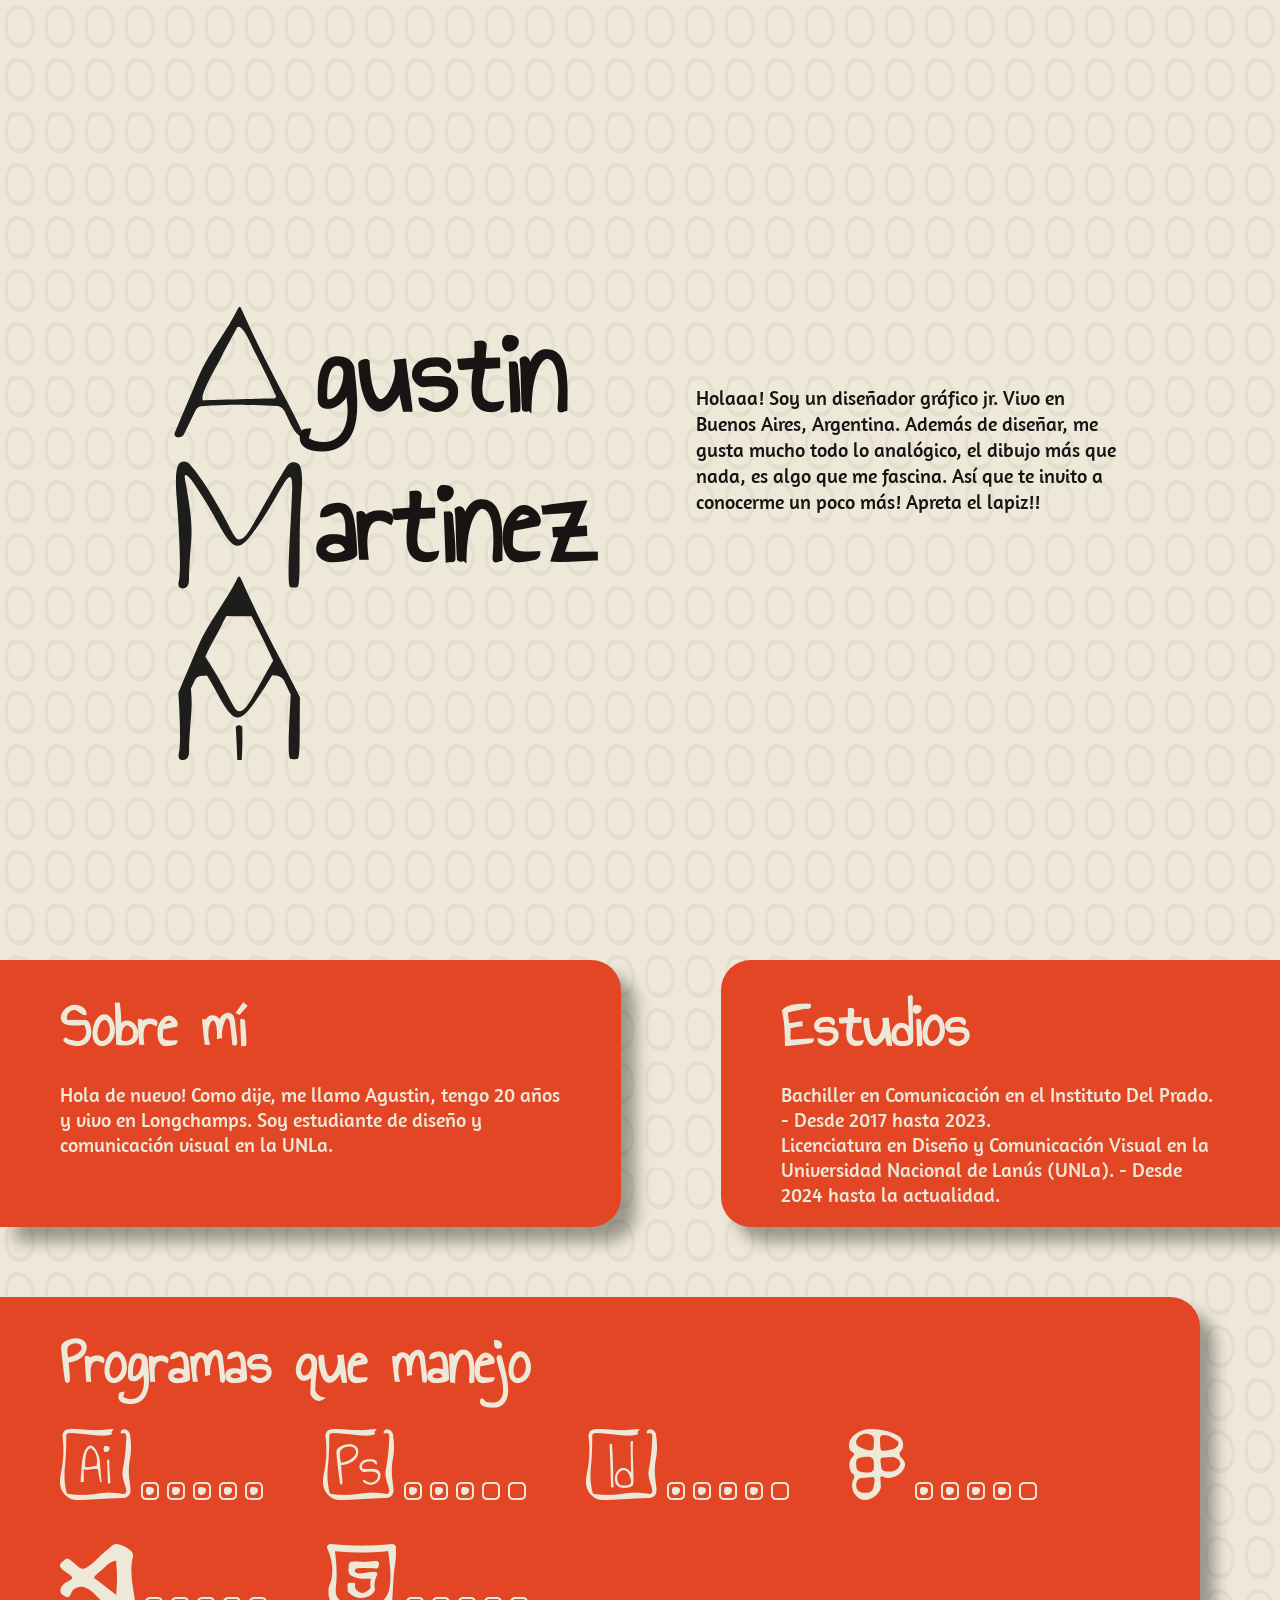
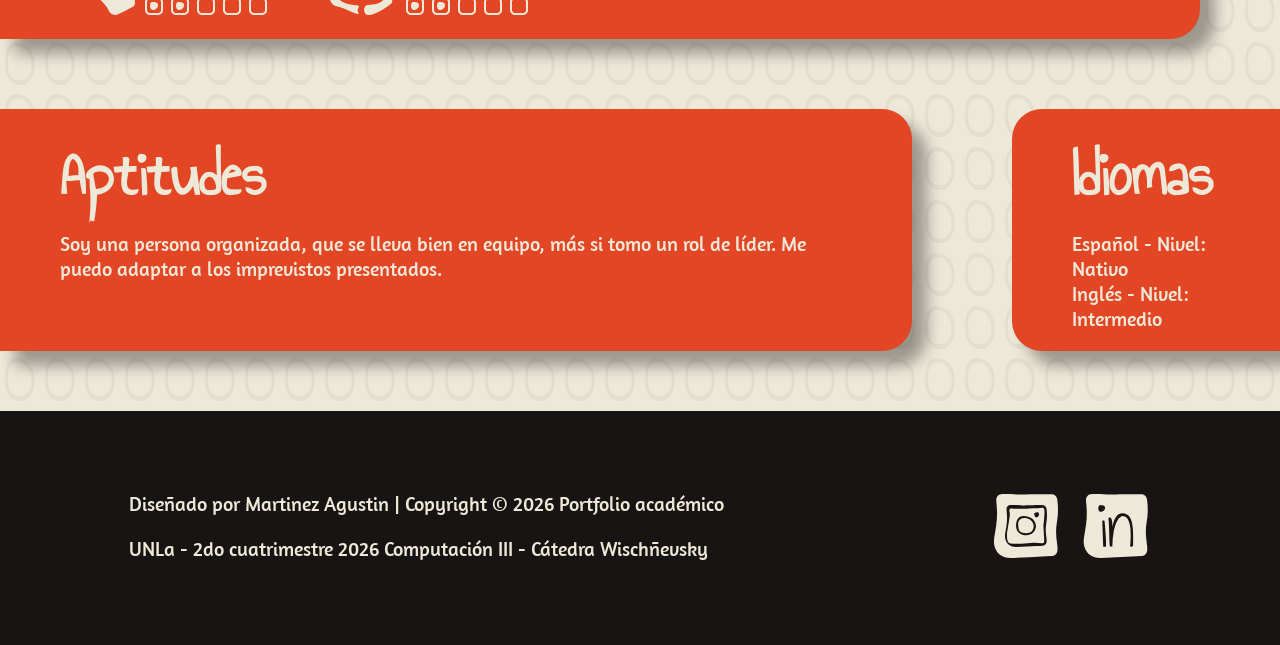
<file: index.html>
<!DOCTYPE html>
<html>
    <head>
        <meta charset="utf-8"/>
        <meta name="viewport" content="width=device-width, initial-scale=1, viewport-fit=cover">
        <meta name="theme-color" content="#E34625">
        <title>Martinez Agustin</title>
        <link rel="stylesheet" href="estilo.css">
        <link rel="icon" type="image/x-icon" href="img/img-favicon.png">
    </head>
    <body>
        <input class="activar" type="checkbox" id="activar">
        <header>
            <nav class="menu">
                <a href="index.html"> 
                    <img src="img/iconos-11.svg" width="70" height="70" alt="logo"></img>
                </a>
                <ul class="lista-menu">
                    <li class="item-contacto">
                        <a class="boton-nav" href="paginas/contacto.html" aria-label="contacto">
                            <img class="icono-normal" src="img/iconos-12.svg" width="50" height="50" alt="">
                            <img class="icono-hover" src="img/iconos-15.svg" width="50" height="50" alt="">
                            <span>Contacto</span>
                        </a>
                    </li>
                    <li class="item-hobbies">
                        <a class="boton-nav" href="paginas/hobbies.html" aria-label="hobbies">
                            <img class="icono-normal" src="img/iconos-13.svg" width="50" height="50" alt="">
                            <img class="icono-hover" src="img/iconos-16.svg" width="50" height="50" alt="">
                            <span>Hobbies</span>
                        </a>
                    </li>
                    <li class="item-trabajos">
                        <a class="boton-nav" href="paginas/trabajos.html" aria-label="trabajos">
                            <img class="icono-normal" src="img/iconos-14.svg" width="50" height="50" alt="">
                            <img class="icono-hover" src="img/iconos-17.svg" width="50" height="50" alt="">
                            <span>Trabajos</span>
                        </a>
                    </li>
                </ul>
            </nav>
        </header>
        <main>
            <!-- PORTADA -->
            <section class="portada">
                <h1 class="nombres">
                    <span class="linea-a">
                        <img class="letra-a" src="img/iniciales-19.svg" width="150" height="150" alt="A">gustin
                    </span>
                    <span class="linea-m">
                        <img class="letra-m" src="img/iniciales-18.svg" width="150" height="150" alt="M">artinez
                    </span>
                    <label class="lapiz" for="activar">
                        <img src="img/lapiz.svg" width="150" height="185" alt="Lápiz: hacé clic para entrar">
                    </label>
                    <img class="logo-portada" src="img/iconos-11.svg" width="201" height="201" alt="">
                </h1>
                <p class="saludo">Holaaa! Soy un diseñador gráfico jr. Vivo en Buenos Aires, Argentina. Además de diseñar, me gusta mucho todo lo analógico, el dibujo más que nada, es algo que me fascina. Así que te invito a conocerme un poco más! Apreta el lapiz!!</p>
                <a class="titulo-portfolio" href="#curriculum">
                    Portfolio
                    <span class="flecha">↓</span>
                </a>
            </section>
            <section class="curriculum" id="curriculum">
                <section class="cv-arriba">
                    <article class="sobre-mi">
                        <h2>Sobre mí</h2>
                        <p>Hola de nuevo! Como dije, me llamo Agustin, tengo 20 años y vivo en Longchamps.
                        Soy estudiante de diseño y comunicación visual en la UNLa. </p>
                    </article>
                    <article class="estudios">
                        <h2>Estudios</h2>
                        <ul class="instituciones">
                            <li class="colegio-secundario">
                                <p>Bachiller en Comunicación en el Instituto Del Prado. - Desde 2017 hasta 2023.</p>
                            </li>
                            <li class="universidad">
                                <p> Licenciatura en Diseño y Comunicación Visual en la Universidad Nacional de Lanús (UNLa). - Desde 2024 hasta la actualidad.</p>
                            </li>
                        </ul>
                    </article>
                </section>
                <article class="programas">
                    <h2>Programas que manejo</h2>
                    <ul class="habilidad">
                        <li class="illustrator">
                            <img src="img/illustrator.png" width="203" height="71" alt="habilidad-illustrator"></img>
                        </li>
                        <li class="photoshop">
                            <img src="img/photoshop.png" width="203" height="71" alt="habilidad-photoshop"></img>
                        </li>
                        <li class="indesing">
                            <img src="img/indesing.png" width="203" height="71" alt="habilidad-indesign"></img>
                        </li>
                        <li class="figma">
                            <img src="img/figma.png" width="188" height="71" alt="habilidad-figma"></img>
                        </li>
                        <li class="visual">
                            <img src="img/visual.png" width="207" height="71" alt="habilidad-visual"></img>
                        </li>
                        <li class="html5">
                            <img src="img/html5.png" width="201" height="71" alt="habilidad-html5"></img>
                        </li>
                    </ul>
                </article>
                <section class="cv-abajo">
                    <article class="aptitudes">
                        <h2>Aptitudes</h2>
                        <p>Soy una persona organizada, que se lleva bien en equipo, más si tomo un rol de líder. Me puedo adaptar a los imprevistos presentados. </p>
                    </article>
                    <article class="idiomas">
                        <h2>Idiomas</h2>
                        <ul class="lengua">
                            <li class="español">
                                <p>Español - Nivel: Nativo</p>
                            </li>
                            <li class="ingles">
                                <p>Inglés - Nivel: Intermedio</p>
                            </li>
                        </ul>
                    </article>
                </section>
            </section>
        </main>
        <footer class="copyright">
            <ul class="texto">
                <li class="identidad">
                    <p>Diseñado por Martinez Agustin | Copyright © 2026
                        Portfolio académico</p>
                </li>
                <li class="materia">
                    <p>UNLa - 2do cuatrimestre 2026
                        Computación III - Cátedra Wischñevsky</p>
                </li>
            </ul>
            <ul class="redes">
                <li class="instagram">
                    <a href="https://www.instagram.com/_tinezzz_/?hl=es" target="_blank"> 
                        <img src="img/redes-20.svg" width="70" height="70" alt="logo-instagram"></img>
                    </a>
                </li>
                <li class="linkeding">
                    <a href="">
                        <img src="img/redes-21.svg" width="70" height="70" alt="logo-linkedin"></img>
                    </a>
                </li>
            </ul>
        </footer>
    </body>
</html>
</file>
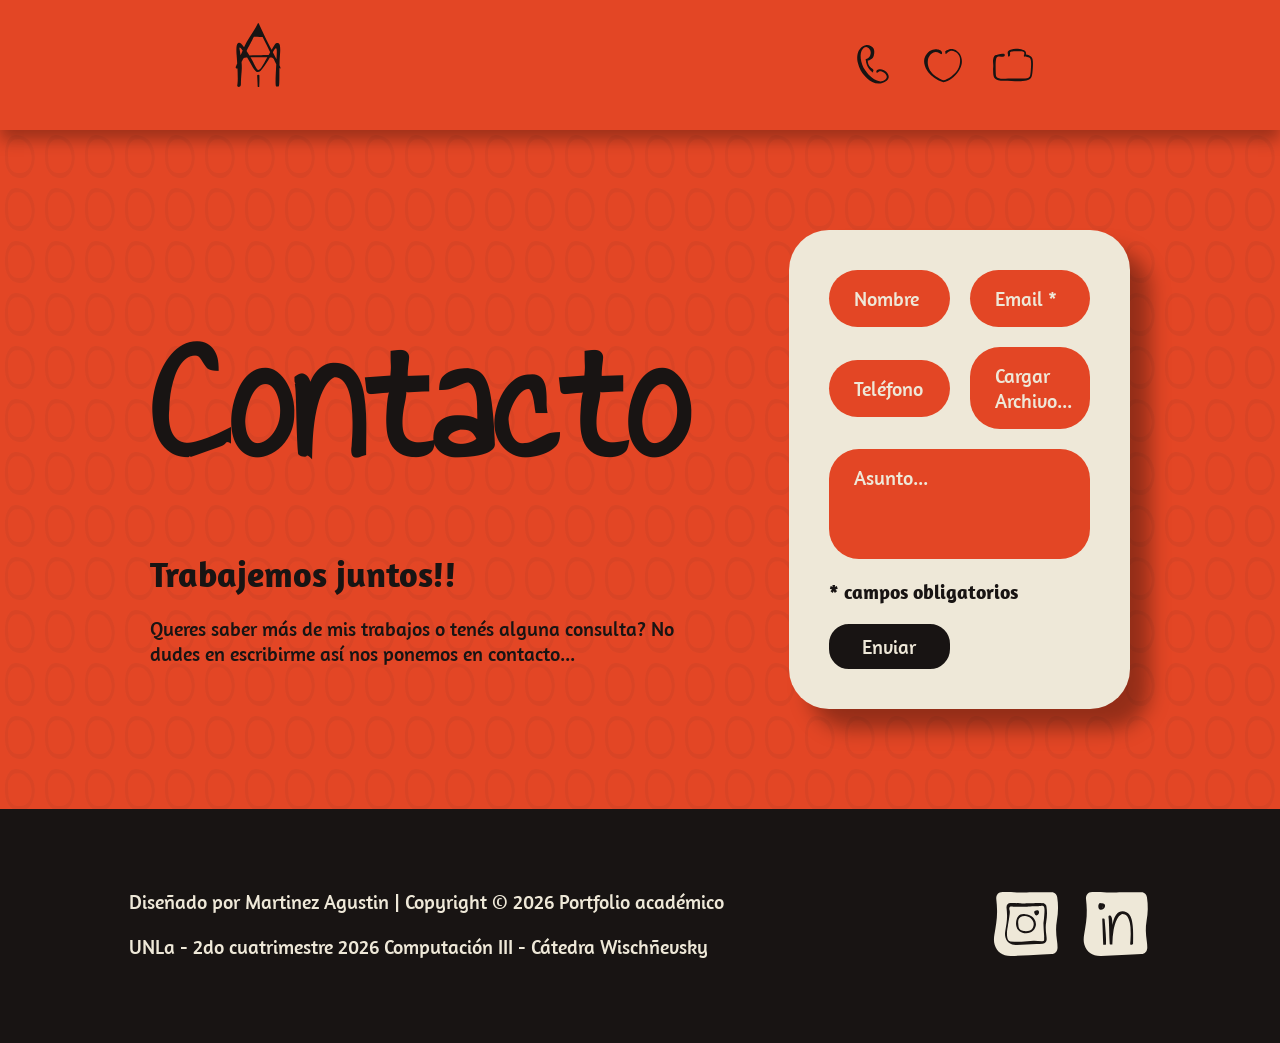
<file: paginas/contacto.html>
<!DOCTYPE html>
<html>
    <head>
        <meta charset="utf-8"/>
        <meta name="viewport" content="width=device-width, initial-scale=1, viewport-fit=cover">
        <meta name="theme-color" content="#E34625">
        <title>Contacto - Martinez Agustin </title>
        <link rel="stylesheet" href="../estilo.css">
        <link rel="icon" type="image/x-icon" href="../img/img-favicon.png">
    </head>
    <body>
        <header>
            <nav class="menu">
                <a href="../index.html"> 
                    <img src="../img/iconos-11.svg" width="70" height="70" alt="logo"></img>
                </a>
                <ul class="lista-menu">
                    <li class="item-contacto">
                        <a class="boton-nav" href="../paginas/contacto.html" aria-label="contacto">
                            <img class="icono-normal" src="../img/iconos-12.svg" width="50" height="50" alt="">
                            <img class="icono-hover" src="../img/iconos-15.svg" width="50" height="50" alt="">
                            <span>Contacto</span>
                        </a>
                    </li>
                    <li class="item-hobbies">
                        <a class="boton-nav" href="../paginas/hobbies.html" aria-label="hobbies">
                            <img class="icono-normal" src="../img/iconos-13.svg" width="50" height="50" alt="">
                            <img class="icono-hover" src="../img/iconos-16.svg" width="50" height="50" alt="">
                            <span>Hobbies</span>
                        </a>
                    </li>
                    <li class="item-trabajos">
                        <a class="boton-nav" href="../paginas/trabajos.html" aria-label="trabajos">
                            <img class="icono-normal" src="../img/iconos-14.svg" width="50" height="50" alt="">
                            <img class="icono-hover" src="../img/iconos-17.svg" width="50" height="50" alt="">
                            <span>Trabajos</span>
                        </a>
                    </li>
                </ul>
            </nav>
        </header>
        <main class="main-contacto">
            <section class="titular-contacto">
                <h1 class="contacto">Contacto</h1>
                <p class="bajada-contacto">Trabajemos juntos!!</p>
                <p class="texto-contacto">Queres saber más de mis trabajos o tenés alguna consulta?
                No dudes en escribirme así nos ponemos en contacto...</p>
            </section>
            <form class="formulario" action="#" method="post">
                <input class="campo" type="text" name="nombre" placeholder="Nombre y Apellido *" required>
                <input class="campo" type="email" name="email" placeholder="Email *" required>
                <input class="campo" type="tel" name="numero" placeholder="Teléfono *" required>
                <label class="campo campo-archivo">
                    Cargar Archivo...
                    <input type="file" name="archivo">
                </label>
                <textarea class="campo campo-asunto" name="asunto" placeholder="Asunto..."></textarea>
                <p class="campo-obligatorio">* campos obligatorios</p>
                <button class="boton-enviar" type="submit">Enviar</button>
            </form>
        </main>
        <footer class="copyright">
            <ul class="texto">
                <li class="identidad">
                    <p>Diseñado por Martinez Agustin | Copyright © 2026
                        Portfolio académico</p>
                </li>
                <li class="materia">
                    <p>UNLa - 2do cuatrimestre 2026
                        Computación III - Cátedra Wischñevsky</p>
                </li>
            </ul>
            <ul class="redes">
                <li class="instagram">
                    <a href="https://www.instagram.com/_tinezzz_/?hl=es" target="_blank"> 
                        <img src="../img/redes-20.svg" width="70" height="70" alt="logo-instagram"></img>
                    </a>
                </li>
                <li class="linkeding">
                    <a href="">
                        <img src="../img/redes-21.svg" width="70" height="70" alt="logo-linkeding"></img>
                    </a>
                </li>
            </ul>
        </footer>
    </body>
</html>
</file>
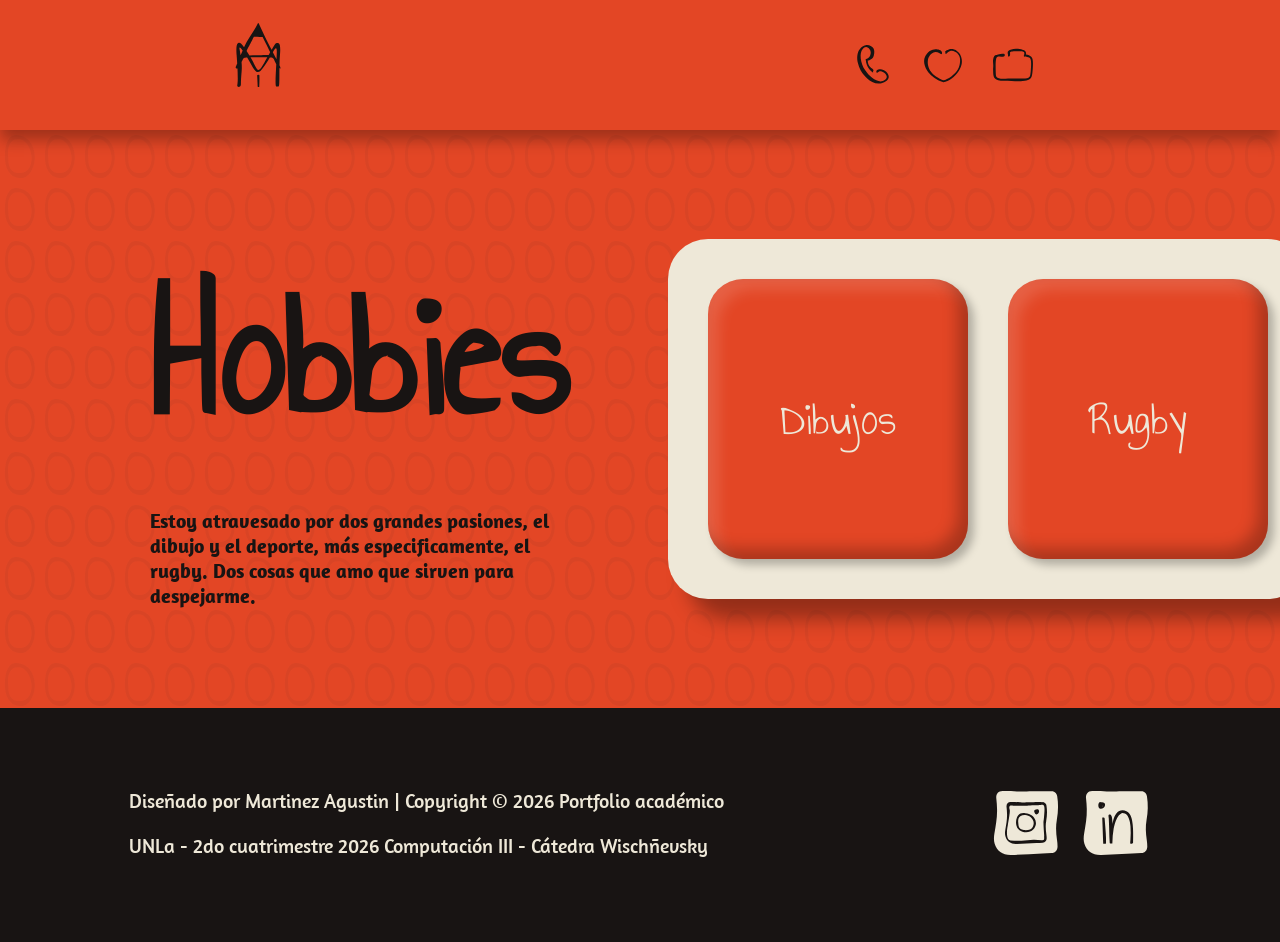
<file: paginas/hobbies.html>
<!DOCTYPE html>
<html>
    <head>
        <meta charset="utf-8"/>
        <meta name="viewport" content="width=device-width, initial-scale=1, viewport-fit=cover">
        <meta name="theme-color" content="#E34625">
        <title>Hobbies - Martinez Agustin </title>
        <link rel="stylesheet" href="../estilo.css">
        <link rel="icon" type="image/x-icon" href="../img/img-favicon.png">
    </head>
    <body>
        <header>
            <nav class="menu">
                <a href="../index.html"> 
                    <img src="../img/iconos-11.svg" width="70" height="70" alt="logo"></img>
                </a>
                <ul class="lista-menu">
                    <li class="item-contacto">
                        <a class="boton-nav" href="../paginas/contacto.html" aria-label="contacto">
                            <img class="icono-normal" src="../img/iconos-12.svg" width="50" height="50" alt="">
                            <img class="icono-hover" src="../img/iconos-15.svg" width="50" height="50" alt="">
                            <span>Contacto</span>
                        </a>
                    </li>
                    <li class="item-hobbies">
                        <a class="boton-nav" href="../paginas/hobbies.html" aria-label="hobbies">
                            <img class="icono-normal" src="../img/iconos-13.svg" width="50" height="50" alt="">
                            <img class="icono-hover" src="../img/iconos-16.svg" width="50" height="50" alt="">
                            <span>Hobbies</span>
                        </a>
                    </li>
                    <li class="item-trabajos">
                        <a class="boton-nav" href="../paginas/trabajos.html" aria-label="trabajos">
                            <img class="icono-normal" src="../img/iconos-14.svg" width="50" height="50" alt="">
                            <img class="icono-hover" src="../img/iconos-17.svg" width="50" height="50" alt="">
                            <span>Trabajos</span>
                        </a>
                    </li>
                </ul>
            </nav>
        </header>
        <main class="main-hobbies">
            <section class="titular-hobbies">
                <h1 class="hobbies">Hobbies</h1>
                <p class="texto-hobbies">Estoy atravesado por dos grandes pasiones, el dibujo y el deporte, más especificamente, el rugby.
                Dos cosas que amo que sirven para despejarme.</p>
            </section>
            <section class="botons">
                <a class="boton-hobbie" href="../paginas/secciones-hobbies/hobbies-dibujos.html">Dibujos</a>
                <a class="boton-hobbie" href="../paginas/secciones-hobbies/hobbies-rugby.html">Rugby</a>
            </section>            
        </main>
        <footer class="copyright">
            <ul class="texto">
                <li class="identidad">
                    <p>Diseñado por Martinez Agustin | Copyright © 2026
                        Portfolio académico</p>
                </li>
                <li class="materia">
                    <p>UNLa - 2do cuatrimestre 2026
                        Computación III - Cátedra Wischñevsky</p>
                </li>
            </ul>
            <ul class="redes">
                <li class="instagram">
                    <a href="https://www.instagram.com/_tinezzz_/?hl=es" target="_blank"> 
                        <img src="../img/redes-20.svg" width="70" height="70" alt="logo-instagram"></img>
                    </a>
                </li>
                <li class="linkeding">
                    <a href="">
                        <img src="../img/redes-21.svg" width="70" height="70" alt="logo-linkeding"></img>
                    </a>
                </li>
            </ul>
        </footer>
    </body>
</html>
</file>
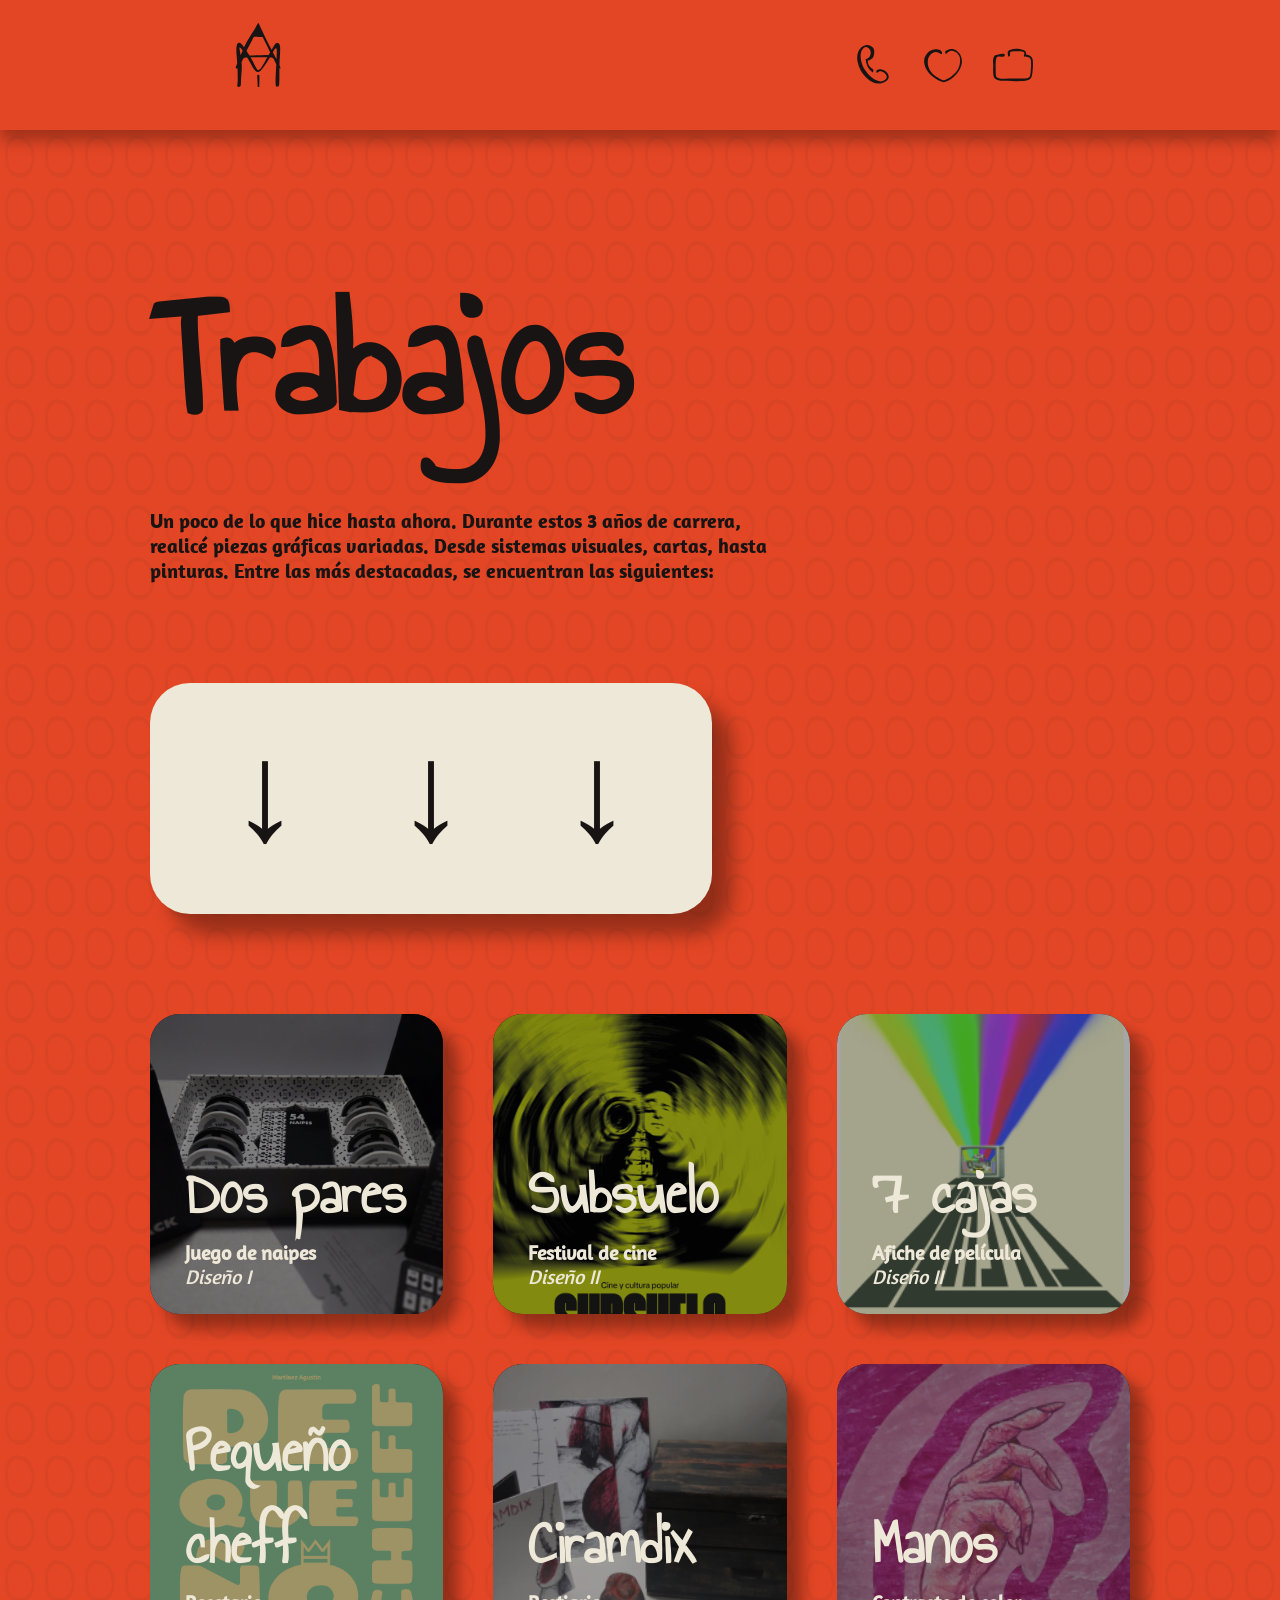
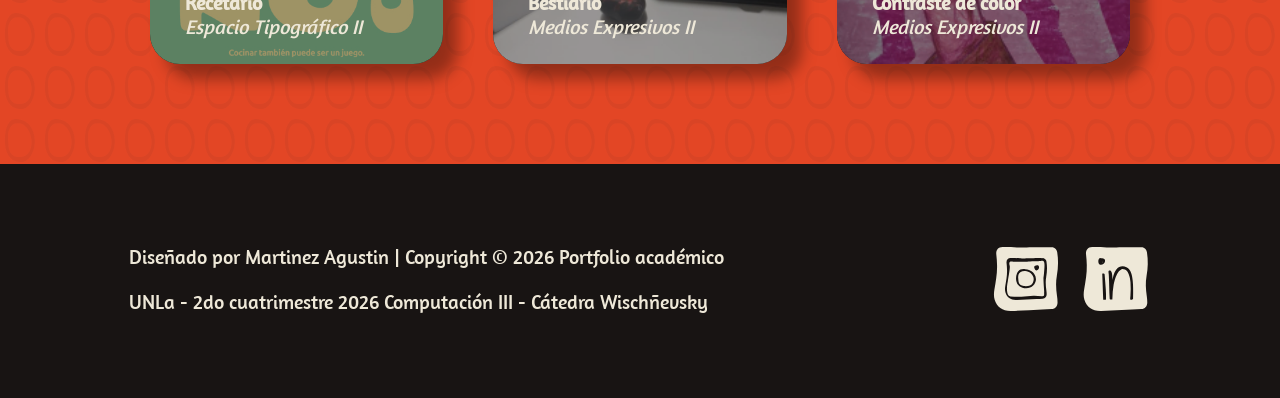
<file: paginas/trabajos.html>
<!DOCTYPE html>
<html>
    <head>
        <meta charset="utf-8"/>
        <meta name="viewport" content="width=device-width, initial-scale=1, viewport-fit=cover">
        <meta name="theme-color" content="#E34625">
        <title>Trabajos - Martinez Agustin </title>
        <link rel="stylesheet" href="../estilo.css">
        <link rel="icon" type="image/x-icon" href="../img/img-favicon.png">
    </head>
    <body>
        <header>
            <nav class="menu">
                <a href="../index.html"> 
                    <img src="../img/iconos-11.svg" width="70" height="70" alt="logo"></img>
                </a>
                <ul class="lista-menu">
                    <li class="item-contacto">
                        <a class="boton-nav" href="../paginas/contacto.html" aria-label="contacto">
                            <img class="icono-normal" src="../img/iconos-12.svg" width="50" height="50" alt="">
                            <img class="icono-hover" src="../img/iconos-15.svg" width="50" height="50" alt="">
                            <span>Contacto</span>
                        </a>
                    </li>
                    <li class="item-hobbies">
                        <a class="boton-nav" href="../paginas/hobbies.html" aria-label="hobbies">
                            <img class="icono-normal" src="../img/iconos-13.svg" width="50" height="50" alt="">
                            <img class="icono-hover" src="../img/iconos-16.svg" width="50" height="50" alt="">
                            <span>Hobbies</span>
                        </a>
                    </li>
                    <li class="item-trabajos">
                        <a class="boton-nav" href="../paginas/trabajos.html" aria-label="trabajos">
                            <img class="icono-normal" src="../img/iconos-14.svg" width="50" height="50" alt="">
                            <img class="icono-hover" src="../img/iconos-17.svg" width="50" height="50" alt="">
                            <span>Trabajos</span>
                        </a>
                    </li>
                </ul>
            </nav>
        </header>
        <main class="main-trabajos">
            <section class="titular-trabajos">
                <h1 class="trabajos">Trabajos</h1>
                <p class="texto-trabajos">Un poco de lo que hice hasta ahora.
                Durante estos 3 años de carrera, realicé piezas gráficas variadas. Desde sistemas visuales, cartas, hasta pinturas. Entre las más destacadas, se encuentran las siguientes: </p>
            </section>
            <p class="flechas" aria-hidden="true"><span>↓</span> <span>↓</span> <span>↓</span></p>
            <ul class="galeria-trabajos" id="galeria-trabajos">
                <li class="tarjeta-trabajo">
                    <a href="#dos-pares">
                        <img src="../img/trabajo-dos-pares.jpg" width="450" height="300" alt="Dos pares: Juego de naipes">
                        <h2>Dos pares</h2>
                        <p><strong>Juego de naipes</strong><br><em>Diseño I</em></p>
                    </a>
                </li>
                <li class="tarjeta-trabajo">
                    <a href="#subsuelo">
                        <img src="../img/trabajo-subsuelo.jpg" width="450" height="300" alt="Subsuelo: Festival de cine">
                        <h2>Subsuelo</h2>
                        <p><strong>Festival de cine</strong><br><em>Diseño II</em></p>
                    </a>
                </li>
                <li class="tarjeta-trabajo">
                    <a href="#siete-cajas">
                        <img src="../img/trabajo-7-cajas.jpg" width="450" height="300" alt="7 cajas: Afiche de película">
                        <h2>7 cajas</h2>
                        <p><strong>Afiche de película</strong><br><em>Diseño II</em></p>
                    </a>
                </li>
                <li class="tarjeta-trabajo">
                    <a href="#pequeno-cheff">
                        <img src="../img/trabajo-pequeno-cheff.jpg" width="450" height="300" alt="Pequeño cheff: Recetario">
                        <h2>Pequeño cheff</h2>
                        <p><strong>Recetario</strong><br><em>Espacio Tipográfico II</em></p>
                    </a>
                </li>
                <li class="tarjeta-trabajo">
                    <a href="#ciramdix">
                        <img src="../img/trabajo-ciramdix.jpg" width="450" height="300" alt="Ciramdix: Bestiario">
                        <h2>Ciramdix</h2>
                        <p><strong>Bestiario</strong><br><em>Medios Expresivos II</em></p>
                    </a>
                </li>
                <li class="tarjeta-trabajo">
                    <a href="#manos">
                        <img src="../img/trabajo-manos.jpg" width="450" height="300" alt="Manos: Contraste de color">
                        <h2>Manos</h2>
                        <p><strong>Contraste de color</strong><br><em>Medios Expresivos II</em></p>
                    </a>
                </li>
            </ul>
        </main>
        <!-- CARRUSELES -->
        <section class="carrusel" id="dos-pares">
            <a class="cerrar" href="#galeria-trabajos" aria-label="Cerrar">✕</a>
            <input class="foto-1" type="radio" name="dos-pares" id="dos-pares-1" checked>
            <input class="foto-2" type="radio" name="dos-pares" id="dos-pares-2">
            <input class="foto-3" type="radio" name="dos-pares" id="dos-pares-3">
            <input class="foto-4" type="radio" name="dos-pares" id="dos-pares-4">
            <input class="foto-5" type="radio" name="dos-pares" id="dos-pares-5">
            <input class="foto-6" type="radio" name="dos-pares" id="dos-pares-6">
            <input class="foto-7" type="radio" name="dos-pares" id="dos-pares-7">
            <div class="ventana">
                <ul class="pista">
                    <li>
                        <img src="../img/trabajo-dos-pares.jpg" alt="Caja de Dos pares abierta con las fichas y los mazos">
                        <label class="anterior" for="dos-pares-7" aria-label="Foto anterior"></label>
                        <label class="siguiente" for="dos-pares-2" aria-label="Foto siguiente"></label>
                    </li>
                    <li>
                        <img src="../img/dos-pares-caja-cerrada.jpg" alt="Caja de Dos pares cerrada">
                        <label class="anterior" for="dos-pares-1" aria-label="Foto anterior"></label>
                        <label class="siguiente" for="dos-pares-3" aria-label="Foto siguiente"></label>
                    </li>
                    <li>
                        <img src="../img/dos-pares-cartas.jpg" alt="Cartas e instrucciones de Dos pares">
                        <label class="anterior" for="dos-pares-2" aria-label="Foto anterior"></label>
                        <label class="siguiente" for="dos-pares-4" aria-label="Foto siguiente"></label>
                    </li>
                    <li>
                        <img src="../img/dos-pares-a-jugar.png" alt="Diseño del reverso de las cartas: A jugar">
                        <label class="anterior" for="dos-pares-3" aria-label="Foto anterior"></label>
                        <label class="siguiente" for="dos-pares-5" aria-label="Foto siguiente"></label>
                    </li>
                    <li>
                        <img src="../img/dos-pares-poker.png" alt="Diseño del mazo de Poker">
                        <label class="anterior" for="dos-pares-4" aria-label="Foto anterior"></label>
                        <label class="siguiente" for="dos-pares-6" aria-label="Foto siguiente"></label>
                    </li>
                    <li>
                        <img src="../img/dos-pares-as.gif" alt="Animación de las cartas del mazo, empieza en el As de trébol">
                        <label class="anterior" for="dos-pares-5" aria-label="Foto anterior"></label>
                        <label class="siguiente" for="dos-pares-7" aria-label="Foto siguiente"></label>
                    </li>
                    <li>
                        <img src="../img/dos-pares-blackjack.png" alt="Diseño del mazo de Blackjack">
                        <label class="anterior" for="dos-pares-6" aria-label="Foto anterior"></label>
                        <label class="siguiente" for="dos-pares-1" aria-label="Foto siguiente"></label>
                    </li>
                </ul>
            </div>
        </section>
        <section class="carrusel" id="subsuelo">
            <a class="cerrar" href="#galeria-trabajos" aria-label="Cerrar">✕</a>
            <input class="foto-1" type="radio" name="subsuelo" id="subsuelo-1" checked>
            <div class="ventana">
                <ul class="pista">
                    <li>
                        <img src="../img/trabajo-subsuelo.jpg" alt="Afiche del festival de cine Subsuelo">
                    </li>
                </ul>
            </div>
        </section>
        <section class="carrusel" id="siete-cajas">
            <a class="cerrar" href="#galeria-trabajos" aria-label="Cerrar">✕</a>
            <input class="foto-1" type="radio" name="siete-cajas" id="siete-cajas-1" checked>
            <div class="ventana">
                <ul class="pista">
                    <li>
                        <img src="../img/trabajo-7-cajas.jpg" alt="Afiche de la película 7 cajas">
                    </li>
                </ul>
            </div>
        </section>
        <section class="carrusel" id="pequeno-cheff">
            <a class="cerrar" href="#galeria-trabajos" aria-label="Cerrar">✕</a>
            <input class="foto-1" type="radio" name="pequeno-cheff" id="pequeno-cheff-1" checked>
            <div class="ventana">
                <ul class="pista">
                    <li>
                        <img src="../img/trabajo-pequeno-cheff.jpg" alt="Tapa del recetario Pequeño cheff">
                    </li>
                </ul>
            </div>
        </section>
        <section class="carrusel" id="ciramdix">
            <a class="cerrar" href="#galeria-trabajos" aria-label="Cerrar">✕</a>
            <input class="foto-1" type="radio" name="ciramdix" id="ciramdix-1" checked>
            <div class="ventana">
                <ul class="pista">
                    <li>
                        <img src="../img/trabajo-ciramdix.jpg" alt="Bestiario Ciramdix">
                    </li>
                </ul>
            </div>
        </section>
        <section class="carrusel" id="manos">
            <a class="cerrar" href="#galeria-trabajos" aria-label="Cerrar">✕</a>
            <input class="foto-1" type="radio" name="manos" id="manos-1" checked>
            <div class="ventana">
                <ul class="pista">
                    <li>
                        <img src="../img/trabajo-manos.jpg" alt="Dibujo de manos con contraste de color">
                    </li>
                </ul>
            </div>
        </section>
        <footer class="copyright">
            <ul class="texto">
                <li class="identidad">
                    <p>Diseñado por Martinez Agustin | Copyright © 2026
                        Portfolio académico</p>
                </li>
                <li class="materia">
                    <p>UNLa - 2do cuatrimestre 2026
                        Computación III - Cátedra Wischñevsky</p>
                </li>
            </ul>
            <ul class="redes">
                <li class="instagram">
                    <a href="https://www.instagram.com/_tinezzz_/?hl=es" target="_blank"> 
                        <img src="../img/redes-20.svg" width="70" height="70" alt="logo-instagram"></img>
                    </a>
                </li>
                <li class="linkeding">
                    <a href="">
                        <img src="../img/redes-21.svg" width="70" height="70" alt="logo-linkeding"></img>
                    </a>
                </li>
            </ul>
        </footer>
    </body>
</html>
</file>
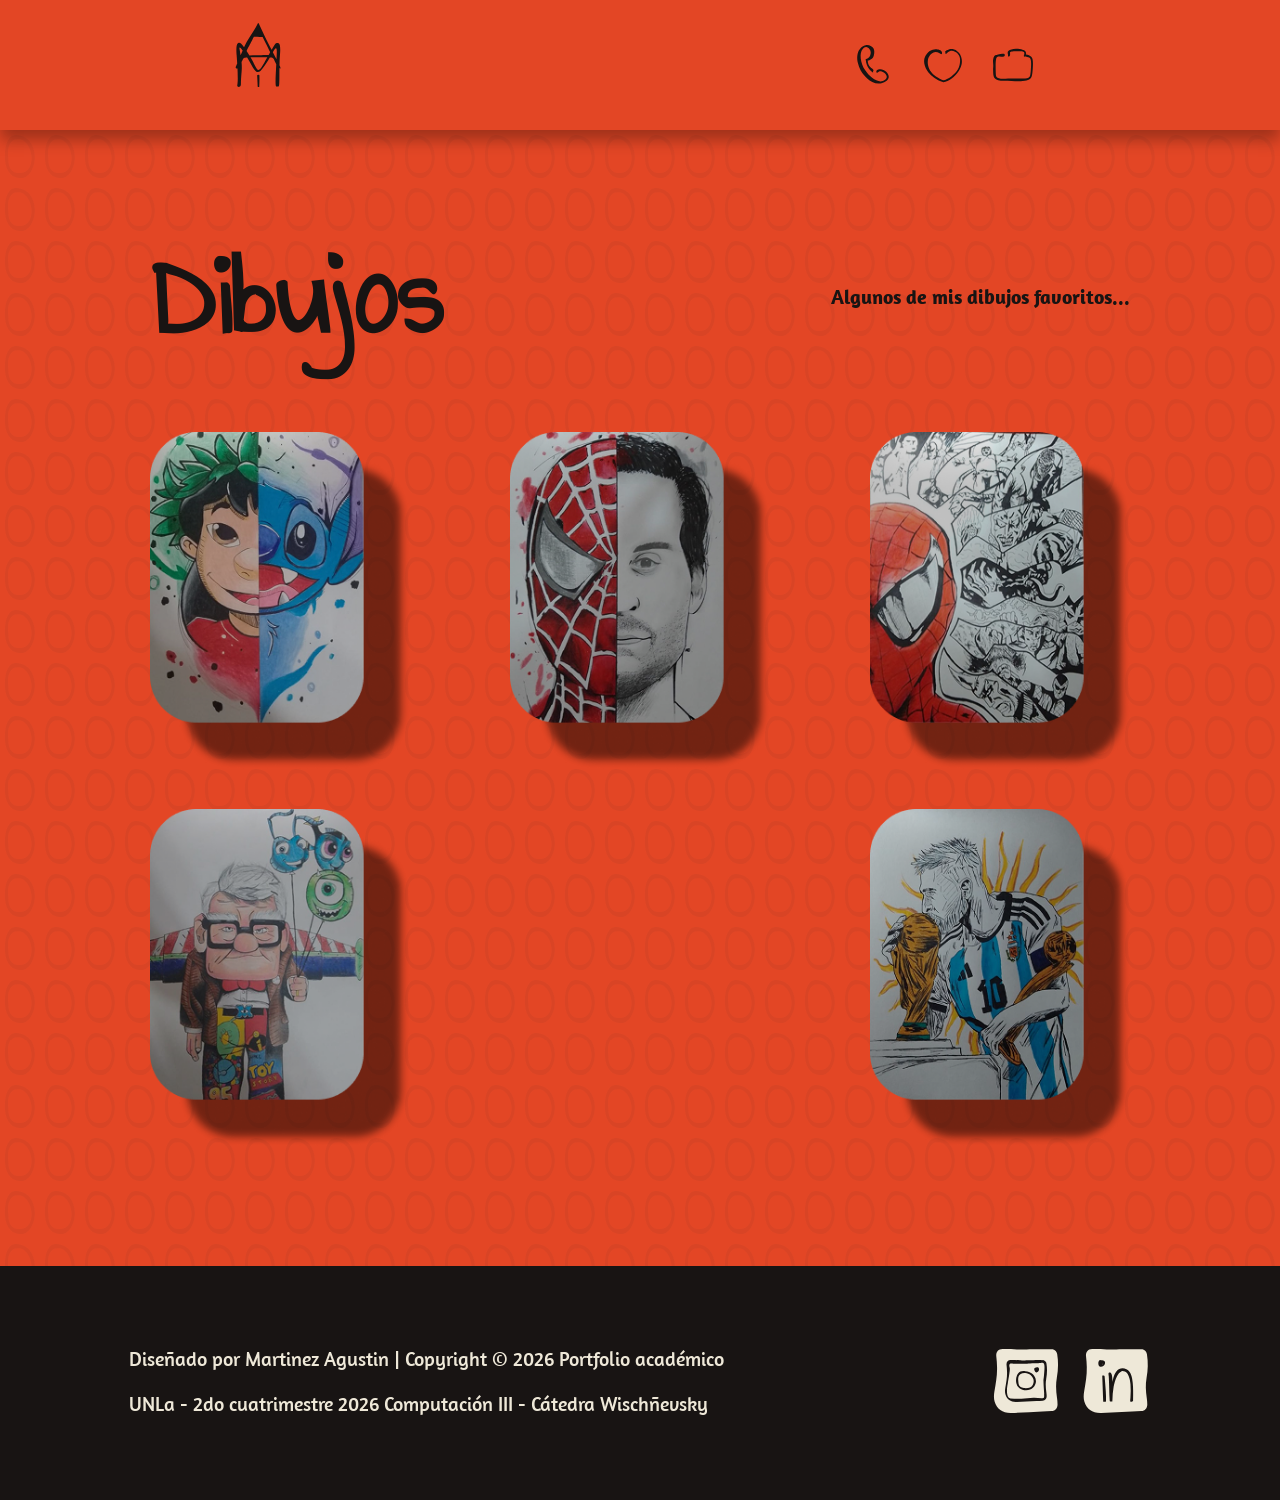
<file: paginas/secciones-hobbies/hobbies-dibujos.html>
<!DOCTYPE html>
<html>
    <head>
        <meta charset="utf-8"/>
        <meta name="viewport" content="width=device-width, initial-scale=1, viewport-fit=cover">
        <meta name="theme-color" content="#E34625">
        <title>Dibujos - Martinez Agustin</title>
        <link rel="stylesheet" href="../../estilo.css">
        <link rel="icon" type="image/x-icon" href="../../img/img-favicon.png">
    </head>
    <body>
        <header>
            <nav class="menu">
                <a href="../../index.html"> 
                    <img src="../../img/iconos-11.svg" width="70" height="70" alt="logo"></img>
                </a>
                <ul class="lista-menu">
                    <li class="item-contacto">
                        <a class="boton-nav" href="../../paginas/contacto.html" aria-label="contacto">
                            <img class="icono-normal" src="../../img/iconos-12.svg" width="50" height="50" alt="">
                            <img class="icono-hover" src="../../img/iconos-15.svg" width="50" height="50" alt="">
                            <span>Contacto</span>
                        </a>
                    </li>
                    <li class="item-hobbies">
                        <a class="boton-nav" href="../../paginas/hobbies.html" aria-label="hobbies">
                            <img class="icono-normal" src="../../img/iconos-13.svg" width="50" height="50" alt="">
                            <img class="icono-hover" src="../../img/iconos-16.svg" width="50" height="50" alt="">
                            <span>Hobbies</span>
                        </a>
                    </li>
                    <li class="item-trabajos">
                        <a class="boton-nav" href="../../paginas/trabajos.html" aria-label="trabajos">
                            <img class="icono-normal" src="../../img/iconos-14.svg" width="50" height="50" alt="">
                            <img class="icono-hover" src="../../img/iconos-17.svg" width="50" height="50" alt="">
                            <span>Trabajos</span>
                        </a>
                    </li>
                </ul>
            </nav>
        </header>
        <main class="main-galeria">
            <section class="titular-galeria">
                <h1>Dibujos</h1>
                <p>Algunos de mis dibujos favoritos...</p>
            </section>
            <!-- galeria de imagenes -->
            <ul class="galeria">
                <li><img src="../../img/foto-1-dibujos.png" width="280" height="363" alt="Dibujo de Lilo y Stitch"></li>
                <li><img src="../../img/foto-2-dibujos.png" width="280" height="363" alt="Dibujo mitad Spider-Man y mitad Tobey Maguire"></li>
                <li><img src="../../img/foto-3-dibujos.png" width="280" height="363" alt="Dibujo de Spider-Man estilo cómic"></li>
                <li><img src="../../img/foto-4-dibujos.png" width="280" height="363" alt="Dibujo de Carl, el abuelo de Up"></li>
                <li><img src="../../img/foto-5-dibujos.png" width="280" height="363" alt="Dibujo de Messi con la Copa del Mundo"></li>
            </ul>
        </main>
        <footer class="copyright">
            <ul class="texto">
                <li class="identidad">
                    <p>Diseñado por Martinez Agustin | Copyright © 2026
                        Portfolio académico</p>
                </li>
                <li class="materia">
                    <p>UNLa - 2do cuatrimestre 2026
                        Computación III - Cátedra Wischñevsky</p>
                </li>
            </ul>
            <ul class="redes">
                <li class="instagram">
                    <a href="https://www.instagram.com/_tinezzz_/?hl=es" target="_blank"> 
                        <img src="../../img/redes-20.svg" width="70" height="70" alt="logo-instagram"></img>
                    </a>
                </li>
                <li class="linkeding">
                    <a href="">
                        <img src="../../img/redes-21.svg" width="70" height="70" alt="logo-linkeding"></img>
                    </a>
                </li>
            </ul>
        </footer>
    </body>
</html>
</file>
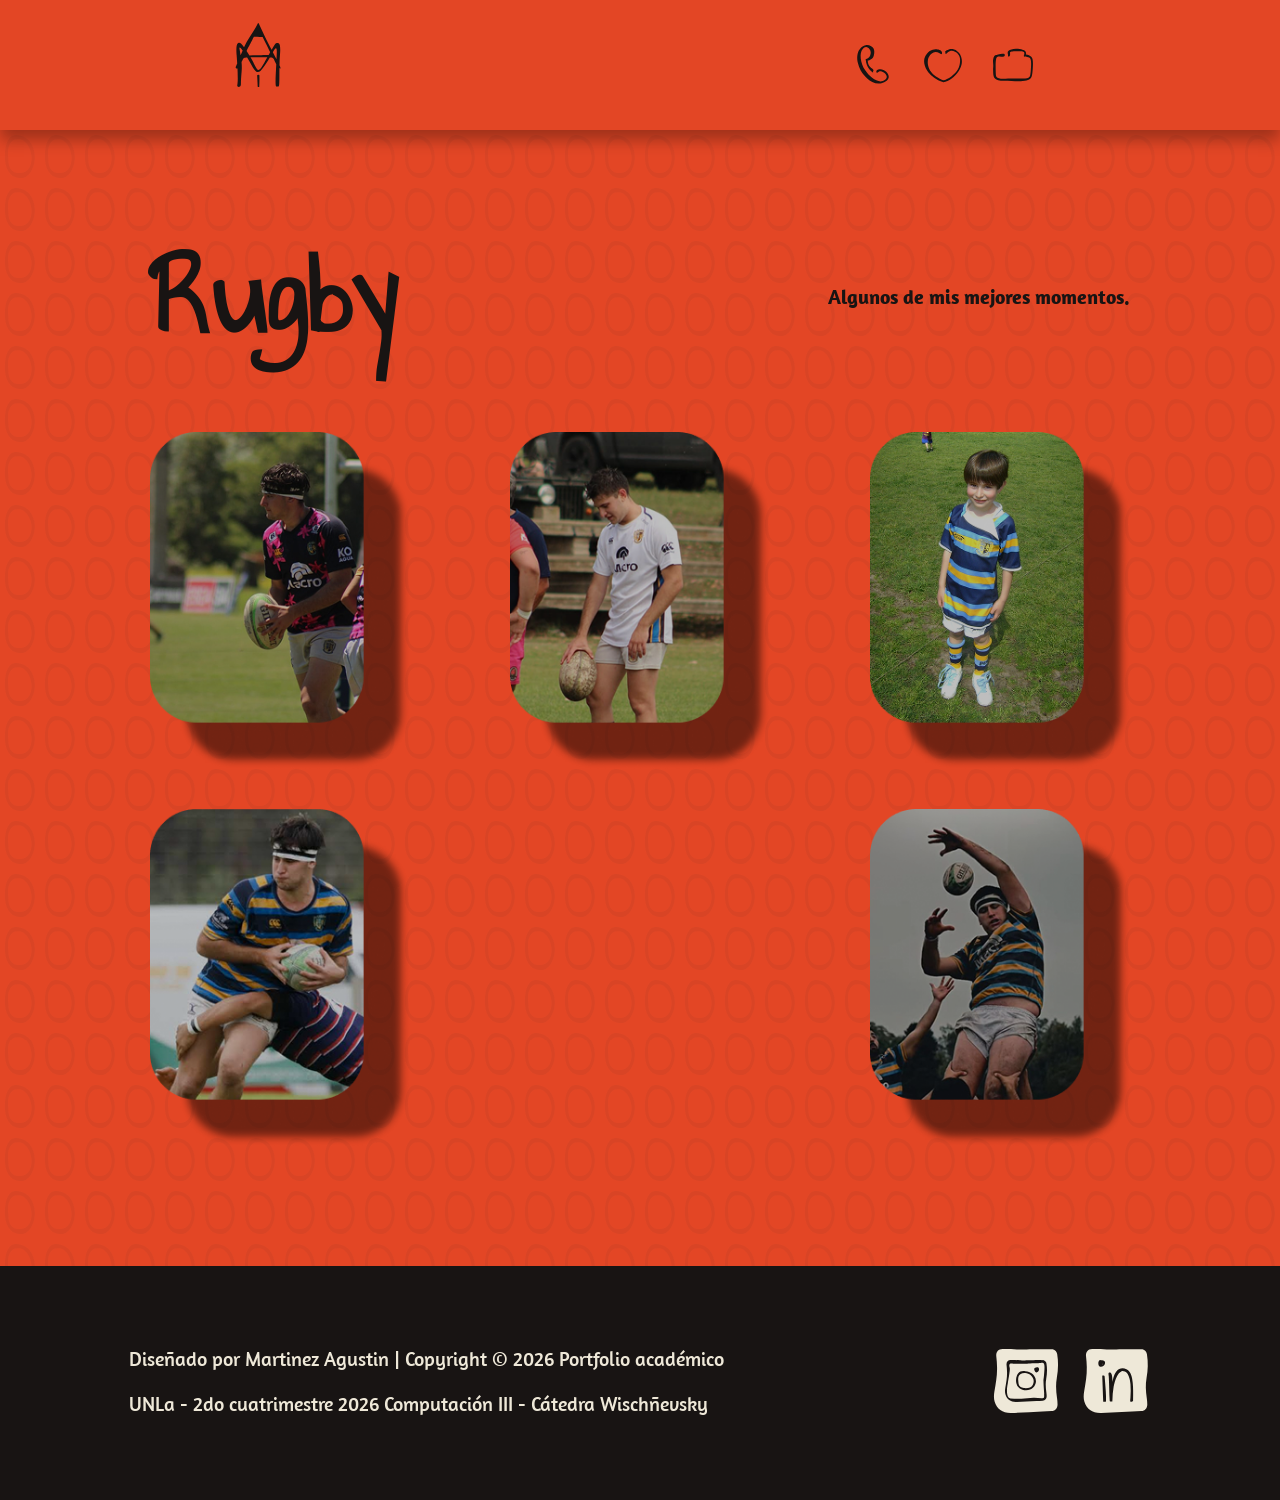
<file: paginas/secciones-hobbies/hobbies-rugby.html>
<!DOCTYPE html>
<html>
    <head>
        <meta charset="utf-8"/>
        <meta name="viewport" content="width=device-width, initial-scale=1, viewport-fit=cover">
        <meta name="theme-color" content="#E34625">
        <title>Rugby - Martinez Agustin</title>
        <link rel="stylesheet" href="../../estilo.css">
        <link rel="icon" type="image/x-icon" href="../../img/img-favicon.png">
    </head>
    <body>
        <header>
            <nav class="menu">
                <a href="../../index.html"> 
                    <img src="../../img/iconos-11.svg" width="70" height="70" alt="logo"></img>
                </a>
                <ul class="lista-menu">
                    <li class="item-contacto">
                        <a class="boton-nav" href="../../paginas/contacto.html" aria-label="contacto">
                            <img class="icono-normal" src="../../img/iconos-12.svg" width="50" height="50" alt="">
                            <img class="icono-hover" src="../../img/iconos-15.svg" width="50" height="50" alt="">
                            <span>Contacto</span>
                        </a>
                    </li>
                    <li class="item-hobbies">
                        <a class="boton-nav" href="../../paginas/hobbies.html" aria-label="hobbies">
                            <img class="icono-normal" src="../../img/iconos-13.svg" width="50" height="50" alt="">
                            <img class="icono-hover" src="../../img/iconos-16.svg" width="50" height="50" alt="">
                            <span>Hobbies</span>
                        </a>
                    </li>
                    <li class="item-trabajos">
                        <a class="boton-nav" href="../../paginas/trabajos.html" aria-label="trabajos">
                            <img class="icono-normal" src="../../img/iconos-14.svg" width="50" height="50" alt="">
                            <img class="icono-hover" src="../../img/iconos-17.svg" width="50" height="50" alt="">
                            <span>Trabajos</span>
                        </a>
                    </li>
                </ul>
            </nav>
        </header>
        <main class="main-galeria">
            <section class="titular-galeria">
                <h1>Rugby</h1>
                <p>Algunos de mis mejores momentos.</p>
            </section>
            <ul class="galeria">
                <li><img src="../../img/foto-rugby1.png" width="280" height="363" alt="foto-rugby1"></li>
                <li><img src="../../img/foto-rugby2.png" width="280" height="363" alt="foto-rugby2"></li>
                <li><img src="../../img/foto-rugby3.png" width="280" height="363" alt="foto-rugby3"></li>
                <li><img src="../../img/foto-rugby4.png" width="280" height="363" alt="foto-rugby4"></li>
                <li><img src="../../img/foto-rugby5.png" width="280" height="363" alt="foto-rugby5"></li>
            </ul>
        </main>
        <footer class="copyright">
            <ul class="texto">
                <li class="identidad">
                    <p>Diseñado por Martinez Agustin | Copyright © 2026
                        Portfolio académico</p>
                </li>
                <li class="materia">
                    <p>UNLa - 2do cuatrimestre 2026
                        Computación III - Cátedra Wischñevsky</p>
                </li>
            </ul>
            <ul class="redes">
                <li class="instagram">
                    <a href="https://www.instagram.com/_tinezzz_/?hl=es" target="_blank"> 
                        <img src="../../img/redes-20.svg" width="70" height="70" alt="logo-instagram"></img>
                    </a>
                </li>
                <li class="linkeding">
                    <a href="">
                        <img src="../../img/redes-21.svg" width="70" height="70" alt="logo-linkeding"></img>
                    </a>
                </li>
            </ul>
        </footer>
    </body>
</html>
</file>
<file: estilo.css>
/* CSS Document */

@charset "utf-8";

@font-face {
    font-family: "Amaranth-Regular";
    src: url(fonts/Amaranth-Regular.ttf) format(truetype);
    font-weight: normal;
    font-style: normal;
}

@font-face {
    font-family: "Amaranth-Italic";
    src: url(fonts/Amaranth-Italic.ttf) format(truetype);
    font-weight: normal;
    font-style: italic;
}

@font-face {
    font-family: "Amaranth-Bold";
    src: url(fonts/Amaranth-Bold.ttf) format(truetype);
    font-weight: bold;
    font-style: normal;
}

@font-face {
    font-family: "Amaranth-BoldItalic";
    src: url(fonts/Amaranth-BoldItalic.ttf) format(truetype);
    font-weight: bold;
    font-style: italic;
}

@font-face {
    font-family: "AnnieUseYourTelescope";
    src: url(fonts/AnnieUseYourTelescope-Regular.ttf) format(truetype);
}

/*estilos-generales*/

* {
    margin: 0;
    padding: 0;
    box-sizing: border-box;
}

body {
    background-color: #EEE8D8;
    background-image: url(img/trama.svg);
    min-height: 100vh;
    display: flex;
    flex-direction: column;
}

main {
    flex: 1;
}

header {
    position: relative;
    z-index: 1;
}

h1 {
    font-family: 'AnnieUseYourTelescope', sans-serif;
    color: #181413;
    font-size: 120px;
}

h2 {
    font-family: 'AnnieUseYourTelescope', sans-serif;
     color: #EEE8D8;
     font-size: 64px;
}

h3 {
    font-family: 'AnnieUseYourTelescope', sans-serif;
    color:#181413; 
    font-size: 42px;
}

p {
    font-family: 'Amaranth-Regular', sans-serif;
    color: #EEE8D8;
    font-size: 20px;
}

a {
    font-family: "Amaran-Regular", sans-serif;
    color: #181413;
    text-decoration: none;
    gap: 30px;
}

ul {
    font-family: 'Amaranth-Regular', sans-serif;
    padding: 20px 20px 20px 20px;
    text-decoration: none;
    list-style: none;
}

/* --- --- INDEX --- --- */
/* --- HEADER --- */
.menu {
    display: flex;
    justify-content: space-around;
    padding: 20px;
    color:rgb(21 31 31);
    gap: 50px;
    background-color: #E34625;
    box-shadow: 0px 10px 15px rgba(0, 0, 0, 0.3);
}

.lista-menu {
    display: flex;
    flex-direction: row;
    justify-content: flex-end;
    gap: 20px;
    min-width: 310px;
}

/* --- BOTONES DEL NAV --- */
.boton-nav {
    display: flex;
    flex-direction: row;
    align-items: center;
    gap: 8px;
    font-family: 'AnnieUseYourTelescope', sans-serif;
    font-size: 34px;
    color: #181413;
}

.boton-nav .icono-hover,
.boton-nav span {
    display: none;
}

.boton-nav:hover .icono-normal {
    display: none;
}

.boton-nav:hover .icono-hover {
    display: block;
}

.boton-nav:hover span {
    display: inline;
}

/* --- MAIN --- */
.presentacion {
    background-color: #EEE8D8;
    display: flex;
    flex-direction: row;
    align-items: center;
    justify-content: center;
    gap: 100px;
    padding: 60px 100px;
}

.nombre {
    display: flex;
    flex-direction: row;
}

.apellido {
    display: flex;
    flex-direction: row;
}

.saludo {
    max-width: 420px;
    line-height: 26px;
    margin: 0px;
    color: #181413;
}

.curriculum {
    display: flex;
    flex-direction: column;
    gap: 70px;
    padding: 60px 0px;
}

.cv-arriba {
    display: flex;
    flex-direction: row;
    justify-content: space-between;
    gap: 100px;
}

.instituciones {
    padding: 0%;
}

.estudios {
    display: flex;
    flex-direction: column;
    gap: 10px;
    border-radius: 30px 0px 0px 30px;
    background: #E34625;
    box-shadow: 15px 15px 15px rgba(0, 0, 0, 0.35);
    padding: 20px 60px;
}

.sobre-mi {
    display: flex;
    flex-direction: column;
    gap: 10px;
    border-radius: 0px 30px 30px 0px;
    background: #E34625;
    box-shadow: 15px 15px 15px rgba(0, 0, 0, 0.35);
    padding: 20px 60px;
}

.programas {
    display: flex;
    flex-direction: column;
    gap: 20px;
    border-radius: 0px 30px 30px 0px;
    background: #E34625;
    box-shadow: 15px 15px 15px rgba(0, 0, 0, 0.35);
    padding: 20px 60px;
    margin-right: 80px;
}

.habilidad {
    display: flex;
    flex-direction: row;
    flex-wrap: wrap;
    gap: 40px 60px;
    padding: 0%;
}

.cv-abajo {
    display: flex;
    flex-direction: row;
    justify-content: space-between;
    gap: 100px;
}

.aptitudes {
    display: flex;
    flex-direction: column;
    gap: 10px;
    border-radius: 0px 30px 30px 0px;
    background: #E34625;
    box-shadow: 15px 15px 15px rgba(0, 0, 0, 0.35);
    padding: 20px 60px;
}

.idiomas {
    display: flex;
    flex-direction: column;
    gap: 10px;
    border-radius: 30px 0px 0px 30px;
    background: #E34625;
    box-shadow: 15px 15px 15px rgba(0, 0, 0, 0.35);
    padding: 20px 60px;
}

.lengua {
    padding: 0%;
}

/* --- FOOTER --- */
.copyright {
    display: flex;
    flex-direction: row;
    gap: 50px;
    justify-content: space-around;
    background: #181413;
    padding: 60px 20px;
}

.texto {
    display: flex;
    flex-direction: column;
    gap: 20px;
}

.redes {
    display: flex;
    flex-direction: row;
    gap: 20px;
    padding: 20px 20px 20px 20px;
}

/* --- RESPONSIVE INDEX (celular) --- */
@media (max-width: 900px) {
    h2 {
        font-size: 34px;
    }

    p {
        font-size: 15px;
        line-height: 20px;
    }

    /* --- HEADER --- */
    .menu {
        justify-content: space-between;
        align-items: center;
        gap: 10px;
        padding: calc(15px + env(safe-area-inset-top)) 15px 15px 15px;
    }

    .menu > a img {
        display: block;
    }

    .lista-menu {
        gap: 12px;
        padding: 0px;
        min-width: 0px;
    }

    .boton-nav:hover span {
        display: none;
    }

    .lista-menu img {
        width: 38px;
        height: 38px;
    }

    /* --- MAIN --- */
    .saludo {
        margin-right: 0px;
    }

    .curriculum {
        gap: 30px;
        padding: 30px 15px;
    }

    .cv-arriba {
        flex-direction: column;
        gap: 30px;
    }

    .cv-abajo {
        flex-direction: column;
        gap: 30px;
    }

    .sobre-mi,
    .estudios,
    .programas,
    .aptitudes,
    .idiomas {
        margin: 0px;
        padding: 15px 20px;
        gap: 5px;
        border-radius: 20px;
        box-shadow: 8px 8px 10px rgba(0, 0, 0, 0.3);
    }

    .habilidad {
        flex-wrap: wrap;
        justify-content: center;
        gap: 10px;
    }

    .habilidad img {
        width: 80px;
        height: auto;
    }

    /* --- FOOTER --- */
    .copyright {
        flex-direction: column;
        align-items: center;
        gap: 5px;
        padding: 20px 15px calc(20px + env(safe-area-inset-bottom)) 15px;
    }

    .copyright p {
        font-size: 13px;
        line-height: 17px;
    }

    .texto {
        padding: 0px;
        gap: 10px;
        text-align: center;
    }

    .redes {
        padding: 10px;
    }

    .redes img {
        width: 45px;
        height: 45px;
    }
}

/* --- --- CONTACTO --- --- */
/* --- MAIN --- */
.main-contacto {
    display: flex;
    flex-direction: row;
    align-items: center;
    justify-content: space-between;
    padding: 100px 150px;
    gap: 100px;
    background-color: #E34625;
    background-image: url(img/trama.svg);
}

.titular-contacto {
    display: flex;
    flex-direction: column;
    gap: 20px;
    max-width: 650px;
}

.contacto {
    font-size: 180px;
}

.bajada-contacto {
    font-family: 'Amaranth-Bold', sans-serif;
    font-size: 36px;
    color: #181413;
}

.texto-contacto {
    color: #181413;
}

.formulario {
    width: 750px;
    display: flex;
    flex-wrap: wrap;
    align-items: center;
    justify-content: space-between;
    gap: 20px;
    padding: 40px;
    border-radius: 40px;
    background-color: #EEE8D8;
    box-shadow: 20px 20px 20px rgba(0, 0, 0, 0.35);
}

.campo {
    width: calc(50% - 10px);
    padding: 16px 25px;
    border: none;
    border-radius: 30px;
    background-color: #E34625;
    color: #EEE8D8;
    font-family: 'Amaranth-Regular', sans-serif;
    font-size: 20px;
}

.campo::placeholder {
    color: #EEE8D8;
}

.campo:focus {
    outline: 3px solid #181413;
}

.campo-archivo {
    cursor: pointer;
}

.campo-archivo input {
    display: none;
}

.campo-asunto {
    width: 100%;
    height: 110px;
    resize: none;
}

.campo-obligatorio {
    font-family: 'Amaranth-Bold', sans-serif;
    color: #181413;
}

.boton-enviar {
    width: calc(50% - 10px);
    padding: 8px;
    border: 2px solid #181413;
    border-radius: 20px;
    background-color: #181413;
    color: #EEE8D8;
    font-family: 'Amaranth-Regular', sans-serif;
    font-size: 20px;
    cursor: pointer;
}

.boton-enviar:hover {
    background-color: #EEE8D8;
    color: #181413;
}

/* --- --- HOBBIES --- --- */
/* --- MAIN --- */
.main-hobbies {
    display: flex;
    flex-direction: row;
    align-items: center;
    justify-content: space-between;
    padding: 100px 150px;
    gap: 100px;
    background-color: #E34625;
    background-image: url(img/trama.svg);
}

.titular-hobbies {
    display: flex;
    flex-direction: column;
    gap: 20px;
    max-width: 650px;
}

.hobbies {
    font-size: 180px;
}

.texto-hobbies {
    font-family: 'Amaranth-Bold', sans-serif;
    color: #181413;
}

.botons {
    display: flex;
    flex-direction: row;
    gap: 40px;
    padding: 40px;
    border-radius: 40px;
    background-color: #EEE8D8;
    box-shadow: 20px 20px 20px rgba(0, 0, 0, 0.35);
}

.boton-hobbie {
    width: 260px;
    height: 280px;
    display: flex;
    align-items: center;
    justify-content: center;
    border-radius: 35px;
    background-color: #E34625;
    font-family: 'AnnieUseYourTelescope', sans-serif;
    font-size: 48px;
    color: #EEE8D8;
    box-shadow: inset -10px -10px 15px rgba(0, 0, 0, 0.25),
                inset 10px 10px 15px rgba(255, 255, 255, 0.15),
                6px 6px 8px rgba(0, 0, 0, 0.25);
}

.boton-hobbie:hover {
    background-color: #181413;
}

.boton-hobbie:active {
    transform: translateY(4px);
    box-shadow: inset 10px 10px 15px rgba(0, 0, 0, 0.3);
}

/* --- --- HOBBIES: DIBUJOS Y RUGBY --- --- */
.main-galeria {
    display: flex;
    flex-direction: column;
    gap: 50px;
    padding: 80px 150px 120px 150px;
    background-color: #E34625;
    background-image: url(img/trama.svg);
}

.titular-galeria {
    display: flex;
    flex-direction: row;
    align-items: center;
    justify-content: space-between;
    gap: 40px;
}

.titular-galeria p {
    font-family: 'Amaranth-Bold', sans-serif;
    color: #181413;
}

.galeria {
    display: flex;
    flex-wrap: wrap;
    justify-content: space-between;
    gap: 40px;
    padding: 0px;
}

.galeria li {
    width: 260px;
}

.galeria img {
    display: block;
    width: 100%;
    height: auto;
    transition: transform 0.3s;
}

.galeria img:hover {
    transform: scale(1.05);
}

.tarjeta-vacia {
    height: 337px;
    border-radius: 30px;
    background-color: #A9A49B;
    box-shadow: 15px 15px 15px rgba(0, 0, 0, 0.35);
}

/* --- --- TRABAJOS --- --- */
/* --- MAIN --- */
.main-trabajos {
    display: flex;
    flex-direction: row;
    flex-wrap: wrap;
    align-items: center;
    justify-content: space-between;
    padding: 100px 150px;
    gap: 100px;
    background-color: #E34625;
    background-image: url(img/trama.svg);
}

.titular-trabajos {
    display: flex;
    flex-direction: column;
    gap: 20px;
    max-width: 650px;
}

.trabajos {
    font-size: 180px;
}

.texto-trabajos {
    font-family: 'Amaranth-Bold', sans-serif;
    color: #181413;
}

.flechas {
    padding: 30px 80px;
    border-radius: 40px;
    background-color: #EEE8D8;
    box-shadow: 20px 20px 20px rgba(0, 0, 0, 0.35);
    font-size: 140px;
    color: #181413;
    word-spacing: 60px;
}

.galeria-trabajos {
    width: 100%;
    display: flex;
    flex-wrap: wrap;
    gap: 50px;
    padding: 0px;
}

.tarjeta-trabajo {
    position: relative;
    width: calc((100% - 100px) / 3);
    overflow: hidden;
    border-radius: 30px;
    background-color: #181413;
    box-shadow: 15px 15px 15px rgba(0, 0, 0, 0.35);
}

.tarjeta-trabajo img {
    display: block;
    width: 100%;
    height: 300px;
    object-fit: cover;
    filter: brightness(0.65);
    transition: transform 0.3s;
}

.tarjeta-trabajo:hover img {
    transform: scale(1.05);
}

.tarjeta-trabajo h2 {
    position: absolute;
    left: 35px;
    bottom: 75px;
}

.tarjeta-trabajo p {
    position: absolute;
    left: 35px;
    bottom: 25px;
    line-height: 24px;
}

/* --- FLECHAS ANIMADAS --- */
.flechas span {
    display: inline-block;
    animation: flecha-baja 1.2s ease-in-out infinite both;
}

.flechas span:nth-child(2) {
    animation-delay: 0.2s;
}

.flechas span:nth-child(3) {
    animation-delay: 0.4s;
}

@keyframes flecha-baja {
    0% {
        transform: translateY(-10px);
    }
    50% {
        transform: translateY(15px);
    }
    100% {
        transform: translateY(-10px);
    }
}

.tarjeta-trabajo a {
    display: block;
}

/* --- CARRUSEL DE TRABAJOS --- */
.carrusel {
    display: none;
    position: fixed;
    top: 0px;
    left: 0px;
    z-index: 10;
    width: 100%;
    height: 100%;
    flex-direction: column;
    align-items: center;
    justify-content: center;
    gap: 20px;
    padding: 40px;
    background-color: rgba(24, 20, 19, 0.92);
}

.carrusel:target {
    display: flex;
    animation: aparecer 0.3s ease;
}

.carrusel input {
    display: none;
}

.cerrar {
    position: absolute;
    top: 25px;
    right: 35px;
    font-size: 40px;
    color: #EEE8D8;
}

.cerrar:hover {
    color: #E34625;
}

.ventana {
    width: 900px;
    max-width: 100%;
    overflow: hidden;
}

.pista {
    display: flex;
    padding: 0px;
    transition: transform 0.6s ease-in-out;
}

.pista li {
    position: relative;
    flex: 0 0 100%;
    height: 560px;
    display: flex;
    align-items: center;
    justify-content: center;
    padding: 30px;
}

.pista img {
    height: 100%;
    width: auto;
    max-width: 100%;
    border-radius: 25px;
    box-shadow: 15px 15px 15px rgba(0, 0, 0, 0.5);
}

.foto-2:checked ~ .ventana .pista {
    transform: translateX(-100%);
}

.foto-3:checked ~ .ventana .pista {
    transform: translateX(-200%);
}

.foto-4:checked ~ .ventana .pista {
    transform: translateX(-300%);
}

.foto-5:checked ~ .ventana .pista {
    transform: translateX(-400%);
}

.foto-6:checked ~ .ventana .pista {
    transform: translateX(-500%);
}

.foto-7:checked ~ .ventana .pista {
    transform: translateX(-600%);
}

.anterior,
.siguiente {
    position: absolute;
    top: 50%;
    width: 60px;
    height: 60px;
    display: flex;
    align-items: center;
    justify-content: center;
    border-radius: 15px;
    background-color: #181413;
    cursor: pointer;
    transform: translateY(-50%);
    box-shadow: 5px 5px 8px rgba(0, 0, 0, 0.35);
}

.anterior::before,
.siguiente::before {
    content: "";
    width: 16px;
    height: 16px;
    border-left: 4px solid #EEE8D8;
    border-bottom: 4px solid #EEE8D8;
}

.anterior::before {
    transform: translateX(5px) rotate(45deg);
}

.siguiente::before {
    transform: translateX(-5px) rotate(-135deg);
}

.anterior {
    left: 20px;
}

.siguiente {
    right: 20px;
}

.anterior:hover,
.siguiente:hover {
    background-color: #E34625;
}

/* --- RESPONSIVE PAGINAS (celular) --- */
@media (max-width: 900px) {
    .main-contacto,
    .main-hobbies,
    .main-trabajos {
        flex-direction: column;
        align-items: stretch;
        gap: 30px;
        padding: 30px 15px 40px 15px;
    }

    .contacto,
    .hobbies,
    .trabajos,
    .titular-galeria h1 {
        font-size: 80px;
    }

    .bajada-contacto {
        font-size: 24px;
    }

    .formulario {
        width: 100%;
        gap: 12px;
        padding: 20px;
        border-radius: 25px;
        box-shadow: 8px 8px 10px rgba(0, 0, 0, 0.3);
    }

    .campo {
        width: 100%;
        padding: 12px 20px;
        font-size: 16px;
    }

    .boton-enviar {
        width: 100%;
    }

    .botons {
        gap: 15px;
        padding: 15px;
        border-radius: 25px;
        box-shadow: 8px 8px 10px rgba(0, 0, 0, 0.3);
    }

    .boton-hobbie {
        flex: 1;
        height: 150px;
        border-radius: 20px;
        font-size: 34px;
    }

    .main-galeria {
        gap: 25px;
        padding: 30px 15px 40px 15px;
    }

    .titular-galeria {
        flex-direction: column;
        align-items: flex-start;
        gap: 5px;
    }

    .galeria {
        justify-content: center;
        gap: 15px;
    }

    .galeria li {
        width: calc(50% - 8px);
        max-width: 280px;
    }

    .tarjeta-vacia {
        height: 200px;
        border-radius: 20px;
        box-shadow: 8px 8px 10px rgba(0, 0, 0, 0.3);
    }

    .carrusel {
        padding: 70px 15px 20px 15px;
    }

    .cerrar {
        top: calc(15px + env(safe-area-inset-top));
        right: 20px;
    }

    .pista li {
        height: 60vh;
    }

    .anterior,
    .siguiente {
        width: 44px;
        height: 44px;
    }

    .anterior::before,
    .siguiente::before {
        width: 12px;
        height: 12px;
        border-width: 3px;
    }

    .anterior::before {
        transform: translateX(4px) rotate(45deg);
    }

    .siguiente::before {
        transform: translateX(-4px) rotate(-135deg);
    }

    .pista li {
        padding: 15px;
    }

    .pista img {
        width: 100%;
        height: auto;
        max-height: 100%;
        object-fit: contain;
        border-radius: 15px;
        box-shadow: 8px 8px 10px rgba(0, 0, 0, 0.5);
    }

    .anterior {
        left: 10px;
    }

    .siguiente {
        right: 10px;
    }

    .galeria-trabajos {
        gap: 20px;
    }

    .tarjeta-trabajo {
        width: 100%;
        border-radius: 20px;
        box-shadow: 8px 8px 10px rgba(0, 0, 0, 0.3);
    }

    .tarjeta-trabajo img {
        height: 220px;
    }

    .tarjeta-trabajo h2 {
        left: 20px;
        bottom: 60px;
    }

    .tarjeta-trabajo p {
        left: 20px;
        bottom: 15px;
        line-height: 20px;
    }

    .flechas {
        padding: 10px 20px;
        border-radius: 25px;
        box-shadow: 8px 8px 10px rgba(0, 0, 0, 0.3);
        font-size: 70px;
        text-align: center;
        word-spacing: 30px;
    }
}

/* --- --- ANIMACION DE LA PORTADA (INDEX) --- --- */

.activar {
    display: none;
}

/* --- HEADER --- */
.activar ~ header {
    position: absolute;
    width: 100%;
    z-index: 1;
    transform: translateY(-130%);
}

.activar ~ header .menu > a img {
    opacity: 0;
}

/* --- PORTADA --- */
.portada {
    position: relative;
    height: 100vh;
    height: 100svh;
    display: flex;
    flex-direction: row;
    align-items: center;
    justify-content: center;
    gap: 100px;
    padding: 60px 100px;
    overflow: hidden;
}

.nombres {
    position: relative;
    z-index: 2;
    line-height: 150px;
}

.linea-a {
    display: flex;
}

.linea-m {
    display: flex;
}

.lapiz {
    position: absolute;
    left: 0;
    top: 126px;
    cursor: pointer;
    animation: asomar-lapiz 1s ease-out 0.5s both,
               esperar-lapiz 1s ease-in-out 1.5s infinite alternate;
}

.lapiz:hover {
    filter: drop-shadow(0 0 6px #E34625);
}

.logo-portada {
    position: absolute;
    left: -26px;
    top: -2px;
    opacity: 0;
    pointer-events: none;
}

.titulo-portfolio {
    position: absolute;
    top: 50%;
    left: 50%;
    transform: translate(-50%, -50%);
    display: flex;
    flex-direction: column;
    align-items: center;
    font-family: 'AnnieUseYourTelescope', sans-serif;
    font-size: 150px;
    color: #181413;
    opacity: 0;
    visibility: hidden;
}

.titulo-portfolio:hover {
    color: #E34625;
}

.flecha {
    font-size: 100px;
}

/* --- DESPUES DEL CLIC (checkbox tildado) --- */
.activar:checked ~ header {
    animation: bajar-header 0.5s ease-out 1.2s forwards;
}

.activar:checked ~ header .menu > a img {
    animation: aparecer 0.1s linear 2.3s forwards;
}

.activar:checked ~ main .lapiz {
    pointer-events: none;
    animation: meter-lapiz 0.8s ease-in-out forwards,
               juntar 0.6s ease-in-out 0.8s forwards;
}

.activar:checked ~ main .letra-m {
    animation: juntar 0.6s ease-in-out 0.8s forwards;
}

.activar:checked ~ main .letra-a {
    animation: desaparecer 0.1s linear 1.4s forwards;
}

.activar:checked ~ main .logo-portada {
    animation: aparecer 0.1s linear 1.4s forwards,
               volar-al-header 0.8s ease-in-out 1.5s forwards,
               desaparecer 0.1s linear 2.3s forwards;
}

.activar:checked ~ main .nombres,
.activar:checked ~ main .saludo {
    animation: desaparecer 0.5s ease 2.3s forwards;
}

.activar:checked ~ main .titulo-portfolio {
    animation: aparecer 0.6s ease 2.9s forwards;
}

.activar:checked ~ main .flecha {
    animation: rebotar 0.8s ease-in-out 3.5s infinite alternate;
}

/* --- KEYFRAMES --- */
@keyframes aparecer {
    from {
        opacity: 0;
    }
    to {
        opacity: 1;
        visibility: visible;
    }
}

@keyframes desaparecer {
    from {
        opacity: 1;
    }
    to {
        opacity: 0;
        visibility: hidden;
    }
}

@keyframes asomar-lapiz {
    from {
        opacity: 0;
        transform: translateY(400px);
    }
    to {
        opacity: 1;
        transform: translateY(150px);
    }
}

@keyframes esperar-lapiz {
    from {
        transform: translateY(150px);
    }
    to {
        transform: translateY(135px);
    }
}

@keyframes meter-lapiz {
    from {
        transform: translateY(150px);
    }
    to {
        transform: translateY(0);
    }
}

@keyframes juntar {
    from {
        transform: translateY(0);
    }
    to {
        transform: translateY(-150px);
        opacity: 0;
    }
}

@keyframes volar-al-header {
    from {
        transform: translate(0, 0) scale(1);
    }
    to {
        transform: translate(calc(338px - 25vw), calc(106px - 50vh)) scale(0.35);
    }
}

@media (max-width: 1150px) {
    @keyframes volar-al-header {
        from {
            transform: translate(0, 0) scale(1);
        }
        to {
            transform: translate(calc(25vw - 241px), calc(106px - 50vh)) scale(0.35);
        }
    }
}

@keyframes bajar-header {
    from {
        transform: translateY(-130%);
    }
    to {
        transform: translateY(0);
    }
}

@keyframes rebotar {
    from {
        transform: translateY(0);
    }
    to {
        transform: translateY(15px);
    }
}

/* --- RESPONSIVE --- */
@media (max-width: 900px) {
    .portada {
        flex-direction: column;
        justify-content: flex-start;
        gap: 20px;
        padding: calc(110px + env(safe-area-inset-top)) 20px 20px 20px;
        height: auto;
        min-height: 100vh;
        min-height: 100svh;
    }

    .nombres {
        font-size: 70px;
        line-height: 90px;
    }

    .letra-a,
    .letra-m {
        width: 90px;
        height: 90px;
    }

    .logo-portada {
        width: 121px;
        height: 121px;
        left: -16px;
        top: -1px;
    }

    .lapiz img {
        width: 90px;
        height: 111px;
    }

    .lapiz {
        top: 76px;
    }

    .saludo {
        margin-top: 90px;
    }

    .titulo-portfolio {
        font-size: 85px;
    }

    .flecha {
        font-size: 60px;
    }

    @keyframes asomar-lapiz {
        from {
            opacity: 0;
            transform: translateY(300px);
        }
        to {
            opacity: 1;
            transform: translateY(90px);
        }
    }

    @keyframes esperar-lapiz {
        from {
            transform: translateY(90px);
        }
        to {
            transform: translateY(80px);
        }
    }

    @keyframes meter-lapiz {
        from {
            transform: translateY(90px);
        }
        to {
            transform: translateY(0);
        }
    }

    @keyframes juntar {
        from {
            transform: translateY(0);
        }
        to {
            transform: translateY(-90px);
            opacity: 0;
        }
    }

    @keyframes volar-al-header {
        from {
            transform: translate(0, 0) scale(1);
        }
        to {
            transform: translate(calc(132px - 50vw), -119px) scale(0.58);
        }
    }
}

@media (prefers-reduced-motion: reduce) {
    * {
        animation-duration: 0.01s !important;
        animation-delay: 0s !important;
        animation-iteration-count: 1 !important;
    }
}
</file>
